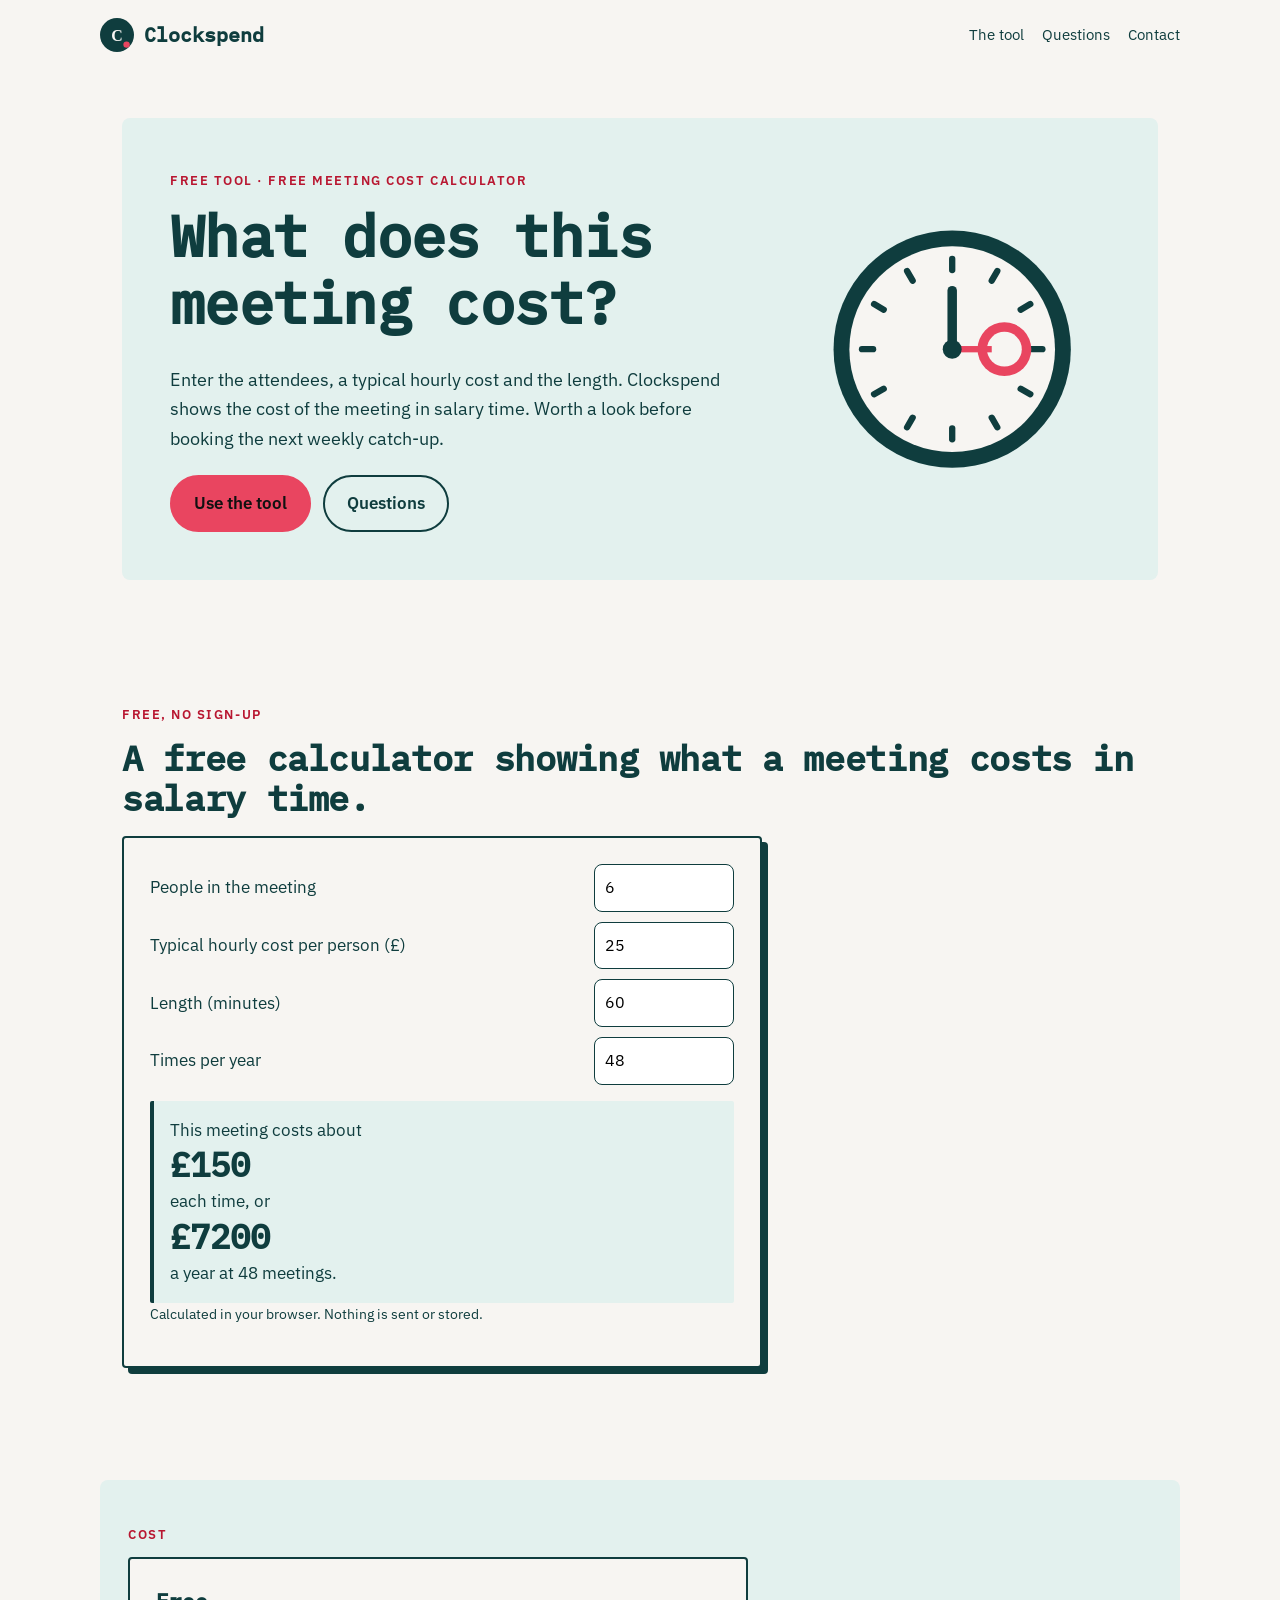
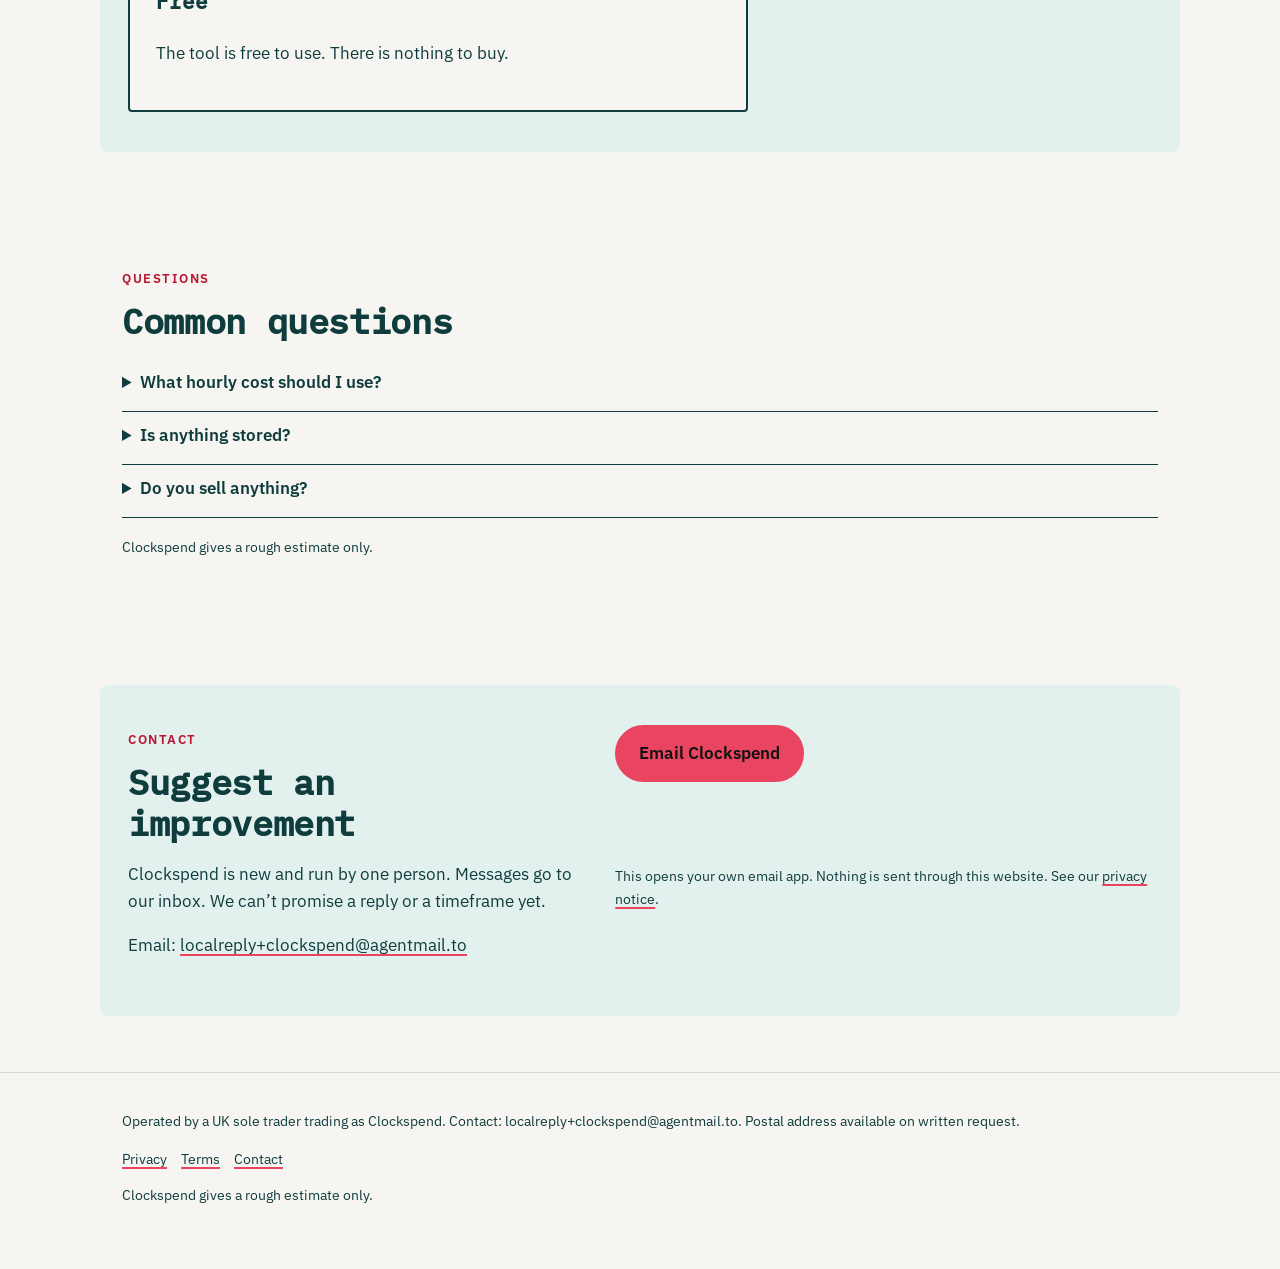
<file: index.html>
<!doctype html>
<html lang="en-GB">
<head>
<meta charset="utf-8">
<meta name="viewport" content="width=device-width, initial-scale=1">
<meta http-equiv="Content-Security-Policy" content="default-src 'self'; img-src 'self' data: https://localreplyloop.goatcounter.com; style-src 'self'; script-src 'self'; font-src 'self'; connect-src 'self'; form-action 'self'; base-uri 'self'; object-src 'none'">
<meta name="referrer" content="strict-origin-when-cross-origin">
<title>Clockspend: What does this meeting cost?</title>
<meta name="description" content="A free calculator showing what a meeting costs in salary time.">
<meta name="theme-color" content="#0F3D3E">
<meta property="og:type" content="website"><meta property="og:title" content="Clockspend: What does this meeting cost?"><meta property="og:description" content="A free calculator showing what a meeting costs in salary time.">
<meta property="og:image" content="https://evanturner557-del.github.io/clockspend/assets/og.png"><meta property="og:image:width" content="1200"><meta property="og:image:height" content="630">
<meta property="og:image:alt" content="Clockspend: What does this meeting cost?"><meta property="og:site_name" content="Clockspend"><meta property="og:locale" content="en_GB">
<meta property="og:url" content="https://evanturner557-del.github.io/clockspend/"><meta name="twitter:card" content="summary_large_image">
<link rel="canonical" href="https://evanturner557-del.github.io/clockspend/">
<link rel="icon" href="assets/favicon.svg" type="image/svg+xml">
<link rel="stylesheet" href="assets/site.css">
<script src="assets/config.js"></script>
<script src="assets/analytics.js" defer></script>
<script src="_shared/kit.js" defer></script><script src="assets/tool.js" defer></script>
</head>
<body>
<a class="skip" href="#main">Skip to content</a>
<header><div class="wrap top"><a class="brand" href="./"><svg viewBox="0 0 64 64" aria-hidden="true" width="34" height="34"><circle cx="32" cy="32" r="32" fill="#0F3D3E"/><text x="32" y="43" text-anchor="middle" font-family="Georgia, serif" font-weight="700" font-size="30" fill="#F7F5F2">C</text><circle cx="50" cy="50" r="6" fill="#E94560"/></svg>Clockspend</a><nav aria-label="Primary"><a href="#tool">The tool</a><a href="#faq">Questions</a><a href="#contact">Contact</a></nav></div></header>
<main id="main">
<section class="hero"><div class="wrap"><div class="inner"><div><span class="eyebrow">Free tool · Free meeting cost calculator</span><h1>What does this meeting cost?</h1><p class="lede">Enter the attendees, a typical hourly cost and the length. Clockspend shows the cost of the meeting in salary time. Worth a look before booking the next weekly catch-up.</p><div class="ctas"><a class="btn" href="#tool" data-cta="hero">Use the tool</a><a class="btn ghost" href="#faq" data-cta="hero-secondary">Questions</a></div></div><div class="art"><svg viewBox="0 0 400 400" aria-hidden="true" focusable="false" class="motif"><circle cx="200" cy="200" r="150" fill="#0F3D3E"/><circle cx="200" cy="200" r="130" fill="#F7F5F2"/><rect x="196" y="82" width="8" height="22" rx="4" fill="#0F3D3E" transform="rotate(0 200 200)"/><rect x="196" y="82" width="8" height="22" rx="4" fill="#0F3D3E" transform="rotate(30 200 200)"/><rect x="196" y="82" width="8" height="22" rx="4" fill="#0F3D3E" transform="rotate(60 200 200)"/><rect x="196" y="82" width="8" height="22" rx="4" fill="#0F3D3E" transform="rotate(90 200 200)"/><rect x="196" y="82" width="8" height="22" rx="4" fill="#0F3D3E" transform="rotate(120 200 200)"/><rect x="196" y="82" width="8" height="22" rx="4" fill="#0F3D3E" transform="rotate(150 200 200)"/><rect x="196" y="82" width="8" height="22" rx="4" fill="#0F3D3E" transform="rotate(180 200 200)"/><rect x="196" y="82" width="8" height="22" rx="4" fill="#0F3D3E" transform="rotate(210 200 200)"/><rect x="196" y="82" width="8" height="22" rx="4" fill="#0F3D3E" transform="rotate(240 200 200)"/><rect x="196" y="82" width="8" height="22" rx="4" fill="#0F3D3E" transform="rotate(270 200 200)"/><rect x="196" y="82" width="8" height="22" rx="4" fill="#0F3D3E" transform="rotate(300 200 200)"/><rect x="196" y="82" width="8" height="22" rx="4" fill="#0F3D3E" transform="rotate(330 200 200)"/><rect x="194" y="120" width="12" height="90" rx="6" fill="#0F3D3E"/><circle cx="266" cy="200" r="34" fill="#E94560"/><circle cx="266" cy="200" r="22" fill="#F7F5F2"/><rect x="200" y="196" width="50" height="8" fill="#E94560"/><circle cx="200" cy="200" r="12" fill="#0F3D3E"/></svg></div></div></div></section>
<section id="tool"><div class="wrap"><span class="eyebrow">Free, no sign-up</span><h2>A free calculator showing what a meeting costs in salary time.</h2><form class="tool" id="calc" novalidate><div class="row"><label for="t-people">People in the meeting</label><input type="number" id="t-people" data-k="people" value="6" step="1" min="0" inputmode="decimal"></div><div class="row"><label for="t-rate">Typical hourly cost per person (£)</label><input type="number" id="t-rate" data-k="rate" value="25" step="1" min="0" inputmode="decimal"></div><div class="row"><label for="t-mins">Length (minutes)</label><input type="number" id="t-mins" data-k="mins" value="60" step="5" min="0" inputmode="decimal"></div><div class="row"><label for="t-weekly">Times per year</label><input type="number" id="t-weekly" data-k="weekly" value="48" step="1" min="0" inputmode="decimal"></div><div class="result" id="result" role="status" aria-live="polite"></div><p class="fine">Calculated in your browser. Nothing is sent or stored.</p></form></div></section>
<section class="tint" id="price"><div class="wrap"><span class="eyebrow">Cost</span><div class="pricebox"><p class="price">Free</p><p>The tool is free to use. There is nothing to buy.</p></div></div></section>
<section id="faq"><div class="wrap"><span class="eyebrow">Questions</span><h2>Common questions</h2><details><summary>What hourly cost should I use?</summary><p>Salary plus employer costs, divided by working hours. A rough average is fine.</p></details><details><summary>Is anything stored?</summary><p>No. It runs in your browser.</p></details><details><summary>Do you sell anything?</summary><p>No. It&#x27;s just a calculator.</p></details><p class="fine mt">Clockspend gives a rough estimate only.</p></div></section>
<section class="tint" id="contact"><div class="wrap contact-grid"><div><span class="eyebrow">Contact</span><h2>Suggest an improvement</h2><p>Clockspend is new and run by one person. Messages go to our inbox. We can’t promise a reply or a timeframe yet.</p><p>Email: <a href="mailto:localreply+clockspend@agentmail.to">localreply+clockspend@agentmail.to</a></p></div><div class="form contact-mail"><p><a class="btn" href="mailto:localreply+clockspend@agentmail.to?subject=%5BClockspend%5D%20Enquiry" data-cta="enquire">Email Clockspend</a></p><p class="hint">This opens your own email app. Nothing is sent through this website. See our <a href="privacy.html">privacy notice</a>.</p></div></div></section>
</main><footer><div class="wrap"><p>Operated by a UK sole trader trading as Clockspend. Contact: localreply+clockspend@agentmail.to. Postal address available on written request.</p>
<p><a href="privacy.html">Privacy</a><a href="terms.html">Terms</a><a href="./#contact">Contact</a></p>
<p class="fine">Clockspend gives a rough estimate only.</p></div></footer>
</body></html>
</file>
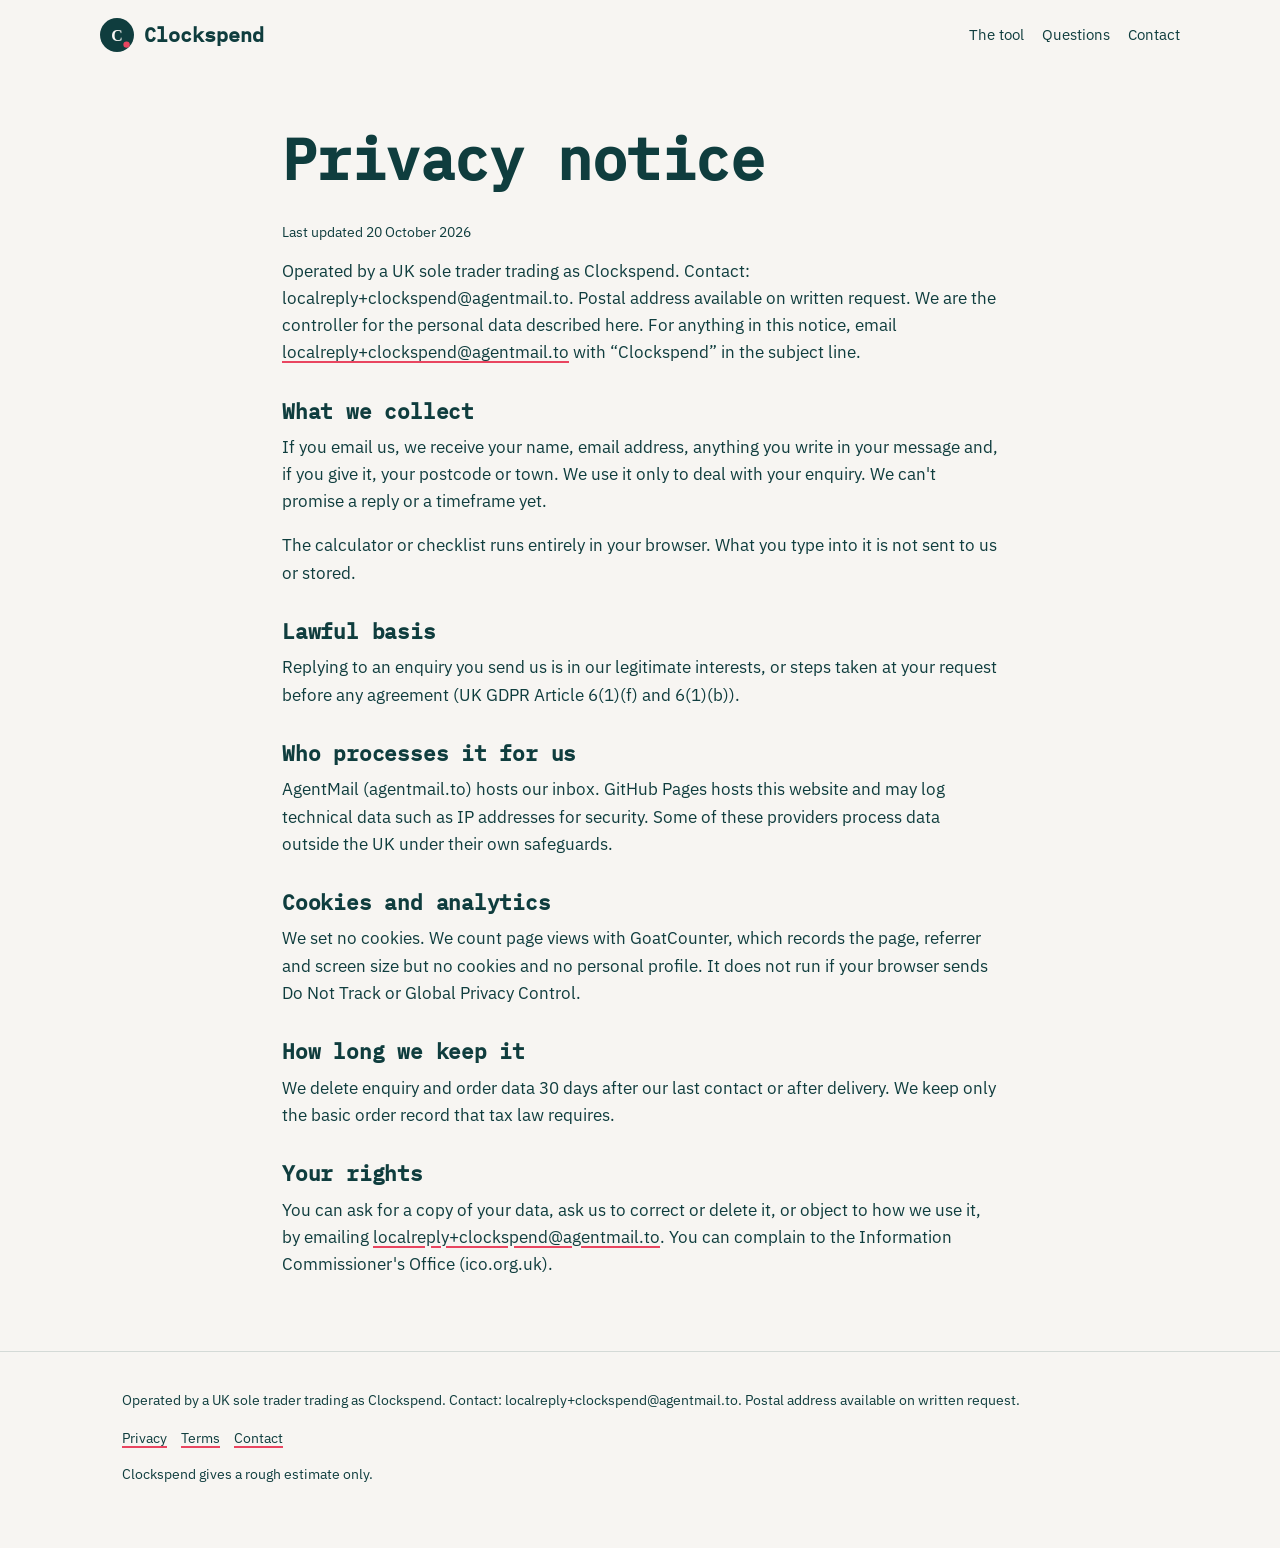
<file: privacy.html>
<!doctype html>
<html lang="en-GB">
<head>
<meta charset="utf-8">
<meta name="viewport" content="width=device-width, initial-scale=1">
<meta http-equiv="Content-Security-Policy" content="default-src 'self'; img-src 'self' data: https://localreplyloop.goatcounter.com; style-src 'self'; script-src 'self'; font-src 'self'; connect-src 'self'; form-action 'self'; base-uri 'self'; object-src 'none'">
<meta name="referrer" content="strict-origin-when-cross-origin">
<title>Privacy notice | Clockspend</title>
<meta name="description" content="Privacy notice for Clockspend.">
<meta name="theme-color" content="#0F3D3E">
<meta property="og:type" content="website"><meta property="og:title" content="Privacy notice | Clockspend"><meta property="og:description" content="Privacy notice for Clockspend.">
<meta property="og:image" content="https://evanturner557-del.github.io/clockspend/assets/og.png"><meta property="og:image:width" content="1200"><meta property="og:image:height" content="630">
<meta property="og:image:alt" content="Clockspend: What does this meeting cost?"><meta property="og:site_name" content="Clockspend"><meta property="og:locale" content="en_GB">
<meta property="og:url" content="https://evanturner557-del.github.io/clockspend/privacy.html"><meta name="twitter:card" content="summary_large_image">
<link rel="canonical" href="https://evanturner557-del.github.io/clockspend/privacy.html">
<link rel="icon" href="assets/favicon.svg" type="image/svg+xml">
<link rel="stylesheet" href="assets/site.css">
<script src="assets/config.js"></script>
<script src="assets/analytics.js" defer></script>
<script src="_shared/kit.js" defer></script>
</head>
<body>
<a class="skip" href="#main">Skip to content</a>
<header><div class="wrap top"><a class="brand" href="./"><svg viewBox="0 0 64 64" aria-hidden="true" width="34" height="34"><circle cx="32" cy="32" r="32" fill="#0F3D3E"/><text x="32" y="43" text-anchor="middle" font-family="Georgia, serif" font-weight="700" font-size="30" fill="#F7F5F2">C</text><circle cx="50" cy="50" r="6" fill="#E94560"/></svg>Clockspend</a><nav aria-label="Primary"><a href="#tool">The tool</a><a href="#faq">Questions</a><a href="#contact">Contact</a></nav></div></header><main id="main"><section><div class="wrap legal"><h1>Privacy notice</h1><p class="fine">Last updated 20 October 2026</p>
<p><span>Operated by a UK sole trader trading as Clockspend. Contact: localreply+clockspend@agentmail.to. Postal address available on written request.</span> We are the controller for the personal data described here. For anything in this notice, email <a href="mailto:localreply+clockspend@agentmail.to">localreply+clockspend@agentmail.to</a> with “Clockspend” in the subject line.</p>
<h2>What we collect</h2><p>If you email us, we receive your name, email address, anything you write in your message and, if you give it, your postcode or town. We use it only to deal with your enquiry. We can&#x27;t promise a reply or a timeframe yet.</p><p>The calculator or checklist runs entirely in your browser. What you type into it is not sent to us or stored.</p>
<h2>Lawful basis</h2><p>Replying to an enquiry you send us is in our legitimate interests, or steps taken at your request before any agreement (UK GDPR Article 6(1)(f) and 6(1)(b)).</p>
<h2>Who processes it for us</h2><p>AgentMail (agentmail.to) hosts our inbox. GitHub Pages hosts this website and may log technical data such as IP addresses for security. Some of these providers process data outside the UK under their own safeguards.</p>
<h2>Cookies and analytics</h2><p>We set no cookies. We count page views with GoatCounter, which records the page, referrer and screen size but no cookies and no personal profile. It does not run if your browser sends Do Not Track or Global Privacy Control.</p>
<h2>How long we keep it</h2><p>We delete enquiry and order data 30 days after our last contact or after delivery. We keep only the basic order record that tax law requires.</p>
<h2>Your rights</h2><p>You can ask for a copy of your data, ask us to correct or delete it, or object to how we use it, by emailing <a href="mailto:localreply+clockspend@agentmail.to">localreply+clockspend@agentmail.to</a>. You can complain to the Information Commissioner's Office (ico.org.uk).</p></div></section></main><footer><div class="wrap"><p>Operated by a UK sole trader trading as Clockspend. Contact: localreply+clockspend@agentmail.to. Postal address available on written request.</p>
<p><a href="privacy.html">Privacy</a><a href="terms.html">Terms</a><a href="./#contact">Contact</a></p>
<p class="fine">Clockspend gives a rough estimate only.</p></div></footer>
</body></html>
</file>
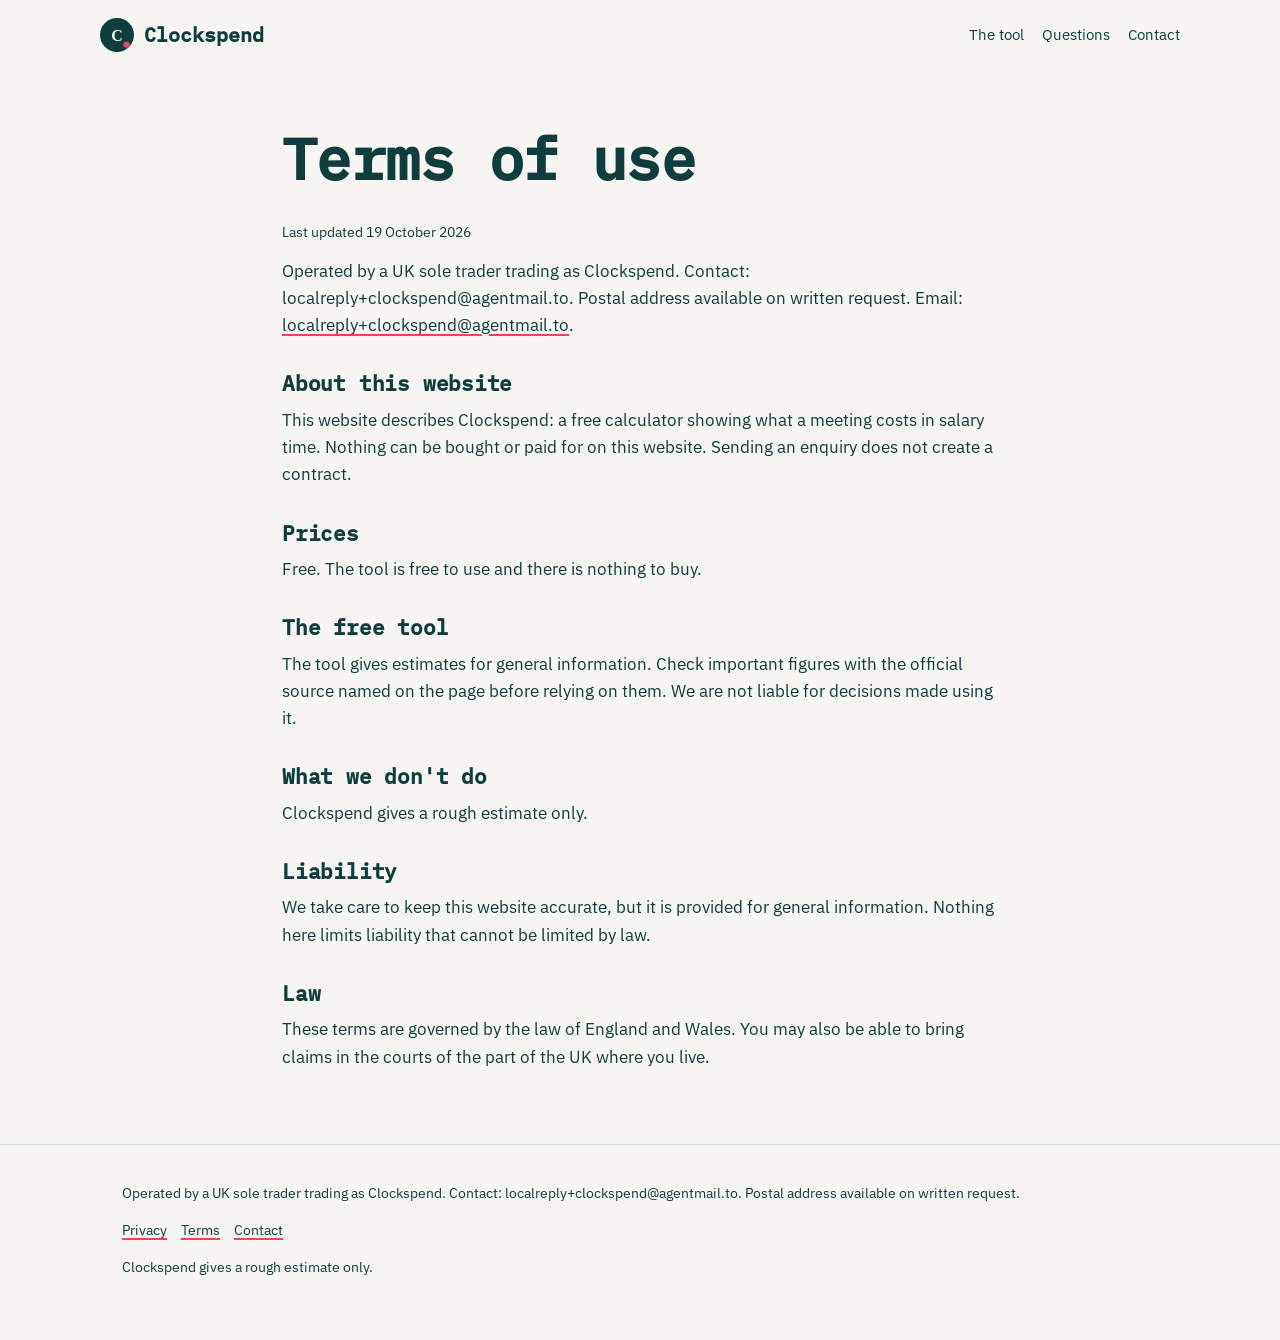
<file: terms.html>
<!doctype html>
<html lang="en-GB">
<head>
<meta charset="utf-8">
<meta name="viewport" content="width=device-width, initial-scale=1">
<meta http-equiv="Content-Security-Policy" content="default-src 'self'; img-src 'self' data: https://localreplyloop.goatcounter.com; style-src 'self'; script-src 'self'; font-src 'self'; connect-src 'self'; form-action 'self'; base-uri 'self'; object-src 'none'">
<meta name="referrer" content="strict-origin-when-cross-origin">
<title>Terms of use | Clockspend</title>
<meta name="description" content="Terms of use for Clockspend.">
<meta name="theme-color" content="#0F3D3E">
<meta property="og:type" content="website"><meta property="og:title" content="Terms of use | Clockspend"><meta property="og:description" content="Terms of use for Clockspend.">
<meta property="og:image" content="https://evanturner557-del.github.io/clockspend/assets/og.png"><meta property="og:image:width" content="1200"><meta property="og:image:height" content="630">
<meta property="og:image:alt" content="Clockspend: What does this meeting cost?"><meta property="og:site_name" content="Clockspend"><meta property="og:locale" content="en_GB">
<meta property="og:url" content="https://evanturner557-del.github.io/clockspend/terms.html"><meta name="twitter:card" content="summary_large_image">
<link rel="canonical" href="https://evanturner557-del.github.io/clockspend/terms.html">
<link rel="icon" href="assets/favicon.svg" type="image/svg+xml">
<link rel="stylesheet" href="assets/site.css">
<script src="assets/config.js"></script>
<script src="assets/analytics.js" defer></script>
<script src="_shared/kit.js" defer></script>
</head>
<body>
<a class="skip" href="#main">Skip to content</a>
<header><div class="wrap top"><a class="brand" href="./"><svg viewBox="0 0 64 64" aria-hidden="true" width="34" height="34"><circle cx="32" cy="32" r="32" fill="#0F3D3E"/><text x="32" y="43" text-anchor="middle" font-family="Georgia, serif" font-weight="700" font-size="30" fill="#F7F5F2">C</text><circle cx="50" cy="50" r="6" fill="#E94560"/></svg>Clockspend</a><nav aria-label="Primary"><a href="#tool">The tool</a><a href="#faq">Questions</a><a href="#contact">Contact</a></nav></div></header><main id="main"><section><div class="wrap legal"><h1>Terms of use</h1><p class="fine">Last updated 19 October 2026</p>
<p><span>Operated by a UK sole trader trading as Clockspend. Contact: localreply+clockspend@agentmail.to. Postal address available on written request.</span> Email: <a href="mailto:localreply+clockspend@agentmail.to">localreply+clockspend@agentmail.to</a>.</p>
<h2>About this website</h2><p>This website describes Clockspend: a free calculator showing what a meeting costs in salary time. Nothing can be bought or paid for on this website. Sending an enquiry does not create a contract.</p>
<h2>Prices</h2><p>Free. The tool is free to use and there is nothing to buy.</p><h2>The free tool</h2><p>The tool gives estimates for general information. Check important figures with the official source named on the page before relying on them. We are not liable for decisions made using it.</p>
<h2>What we don't do</h2><p>Clockspend gives a rough estimate only.</p>
<h2>Liability</h2><p>We take care to keep this website accurate, but it is provided for general information. Nothing here limits liability that cannot be limited by law.</p>
<h2>Law</h2><p>These terms are governed by the law of England and Wales. You may also be able to bring claims in the courts of the part of the UK where you live.</p></div></section></main><footer><div class="wrap"><p>Operated by a UK sole trader trading as Clockspend. Contact: localreply+clockspend@agentmail.to. Postal address available on written request.</p>
<p><a href="privacy.html">Privacy</a><a href="terms.html">Terms</a><a href="./#contact">Contact</a></p>
<p class="fine">Clockspend gives a rough estimate only.</p></div></footer>
</body></html>
</file>
<file: assets/site.css>
@font-face{font-family:'IBM Plex Mono';font-weight:500;font-style:normal;font-display:swap;src:url(fonts/ibm-plex-mono-latin-500-normal.woff2) format('woff2')}
@font-face{font-family:'IBM Plex Sans';font-weight:400;font-style:normal;font-display:swap;src:url(fonts/ibm-plex-sans-latin-400-normal.woff2) format('woff2')}
@font-face{font-family:'IBM Plex Sans';font-weight:600;font-style:normal;font-display:swap;src:url(fonts/ibm-plex-sans-latin-600-normal.woff2) format('woff2')}
:root{--ink:#0F3D3E;--paper:#F7F5F2;--acc:#E94560;--acc-text:#B81630;--on-acc:#111111;--acc-btn:#E94560;--soft:#E3F1EE;--on-ink:#F7F5F2;--r:4px;--br:999px;--head:'IBM Plex Mono', ui-monospace, monospace;--body:'IBM Plex Sans', system-ui, sans-serif}
*,*::before,*::after{box-sizing:border-box}html{scroll-behavior:smooth}@media (prefers-reduced-motion:reduce){html{scroll-behavior:auto}*{transition:none!important}}
body{margin:0;font-family:var(--body);color:var(--ink);background:var(--paper);line-height:1.6;font-size:17px;-webkit-font-smoothing:antialiased}
h1,h2,h3{font-family:var(--head);line-height:1.15;margin:0 0 .5em;letter-spacing:-.01em}h1{font-size:clamp(2.1rem,5vw,3.6rem)}h2{font-size:clamp(1.5rem,3vw,2.2rem)}h3{font-size:1.15rem}
p{margin:0 0 1em}a{color:var(--ink);text-decoration-color:var(--acc);text-underline-offset:3px;text-decoration-thickness:2px}
.wrap{max-width:1080px;margin:0 auto;padding:0 22px}.skip{position:absolute;left:-999px}.skip:focus{left:12px;top:12px;background:var(--ink);color:var(--on-ink);padding:8px 12px;z-index:9}
:focus-visible{outline:3px solid var(--acc);outline-offset:2px}
.top{display:flex;align-items:center;justify-content:space-between;padding:18px 0;gap:16px}.brand{display:flex;align-items:center;gap:10px;font-family:var(--head);font-weight:700;font-size:1.25rem;text-decoration:none}
.top nav a{margin-left:18px;font-size:.95rem;text-decoration:none}.top nav a:hover{text-decoration:underline}
.btn{display:inline-block;background:var(--acc-btn);color:var(--on-acc);padding:13px 22px;border-radius:var(--br);font-weight:600;text-decoration:none;border:2px solid var(--acc-btn);cursor:pointer;font:inherit;font-weight:600}
.btn:hover{filter:none;box-shadow:inset 0 0 0 2px currentColor}.btn.ghost{background:transparent;color:var(--ink);border-color:var(--ink)}
.eyebrow{display:inline-block;font-size:.8rem;letter-spacing:.12em;text-transform:uppercase;font-weight:600;color:var(--acc-text);margin-bottom:12px}
.hero{padding:48px 0 64px}.hero .lede{font-size:1.15rem;max-width:40em}.ctas{display:flex;gap:12px;flex-wrap:wrap;margin-top:22px}
.motif{width:100%;height:auto;max-width:420px;display:block}.art{margin:0}
.draft{display:inline-block;background:var(--soft);border:1px dashed var(--ink);padding:3px 10px;border-radius:999px;font-size:.82rem;font-weight:600;margin-bottom:14px}
section{padding:56px 0}.tint{background:var(--soft)}
.steps{display:grid;grid-template-columns:repeat(auto-fit,minmax(220px,1fr));gap:22px;counter-reset:s}
.step{padding:22px;border-radius:var(--r);background:var(--paper);border:1px solid color-mix(in srgb,var(--ink) 14%,transparent)}
.step::before{counter-increment:s;content:"0" counter(s);font-family:var(--head);font-weight:700;color:var(--acc-text);display:block;font-size:1.4rem;margin-bottom:6px}
.points{display:grid;grid-template-columns:repeat(auto-fit,minmax(240px,1fr));gap:26px}.point h3{border-top:4px solid var(--acc);padding-top:12px}
.price{font-family:var(--head);font-size:1.3rem;font-weight:700}.pricebox{border:2px solid var(--ink);border-radius:var(--r);padding:26px;max-width:620px;background:var(--paper)}
details{border-bottom:1px solid color-mix(in srgb,var(--ink) 18%,transparent);padding:14px 0}summary{cursor:pointer;font-weight:600}details p{margin-top:10px}
.form{display:grid;gap:14px;max-width:620px}.form label{font-weight:600;font-size:.95rem;display:block;margin-bottom:4px}
.form input,.form textarea,.form select{width:100%;padding:12px;border:1.5px solid color-mix(in srgb,var(--ink) 40%,transparent);border-radius:calc(var(--r)/2);font:inherit;background:#fff;color:#111}
.form textarea{min-height:120px}.hint,.fine{font-size:.88rem}.form-status{font-weight:600}
.contact-grid{display:grid;grid-template-columns:1fr 1.2fr;gap:40px}@media(max-width:800px){.contact-grid{grid-template-columns:1fr}.top nav a:not([href="#contact"]){display:none}.top nav a{margin-left:0;padding:10px 0;font-weight:600}}
footer{padding:36px 0 48px;font-size:.9rem;border-top:1px solid color-mix(in srgb,var(--ink) 15%,transparent)}footer a{margin-right:14px}
.tool{background:var(--paper);border:2px solid var(--ink);border-radius:var(--r);padding:26px;max-width:640px}.tool .row{display:grid;grid-template-columns:1fr 140px;gap:12px;align-items:center;margin-bottom:10px}
.tool input[type=number]{padding:10px;border:1.5px solid var(--ink);border-radius:8px;font:inherit;width:100%}.result{margin-top:16px;padding:16px;background:var(--soft);border-radius:calc(var(--r)/2);min-height:3em}
.check h3{margin-top:18px}.check label{display:flex;gap:10px;align-items:flex-start;padding:6px 0}.check input{width:20px;height:20px;accent-color:var(--acc)}
.legal{max-width:760px}.legal h2{font-size:1.3rem;margin-top:1.6em}
.hero .wrap>.inner{background:var(--soft);border-radius:calc(var(--r)*2);padding:48px;display:grid;grid-template-columns:1.3fr .7fr;gap:36px;align-items:center}@media(max-width:800px){.hero .wrap>.inner{grid-template-columns:1fr;padding:28px}}.tint{background:transparent}.tint .wrap{background:var(--soft);border-radius:calc(var(--r)*2);padding:40px 28px}
.mt{margin-top:18px}
.tool{box-shadow:6px 6px 0 var(--ink)}
.tool input[type=number],.tool input,.tool select{font-size:16px;min-height:44px}
.tool input:focus-visible,.tool select:focus-visible{outline:3px solid var(--ink);outline-offset:2px}
.result{border-left:4px solid var(--ink)}
.result strong{display:block;font-family:var(--head);font-size:clamp(1.6rem,6vw,2.1rem);line-height:1.15;margin:2px 0 4px}
details{border-bottom:1px solid currentColor;padding:10px 0}details summary{cursor:pointer;min-height:32px}
@media(max-width:420px){.tool{padding:18px}.tool .row{grid-template-columns:1fr}}
</file>
